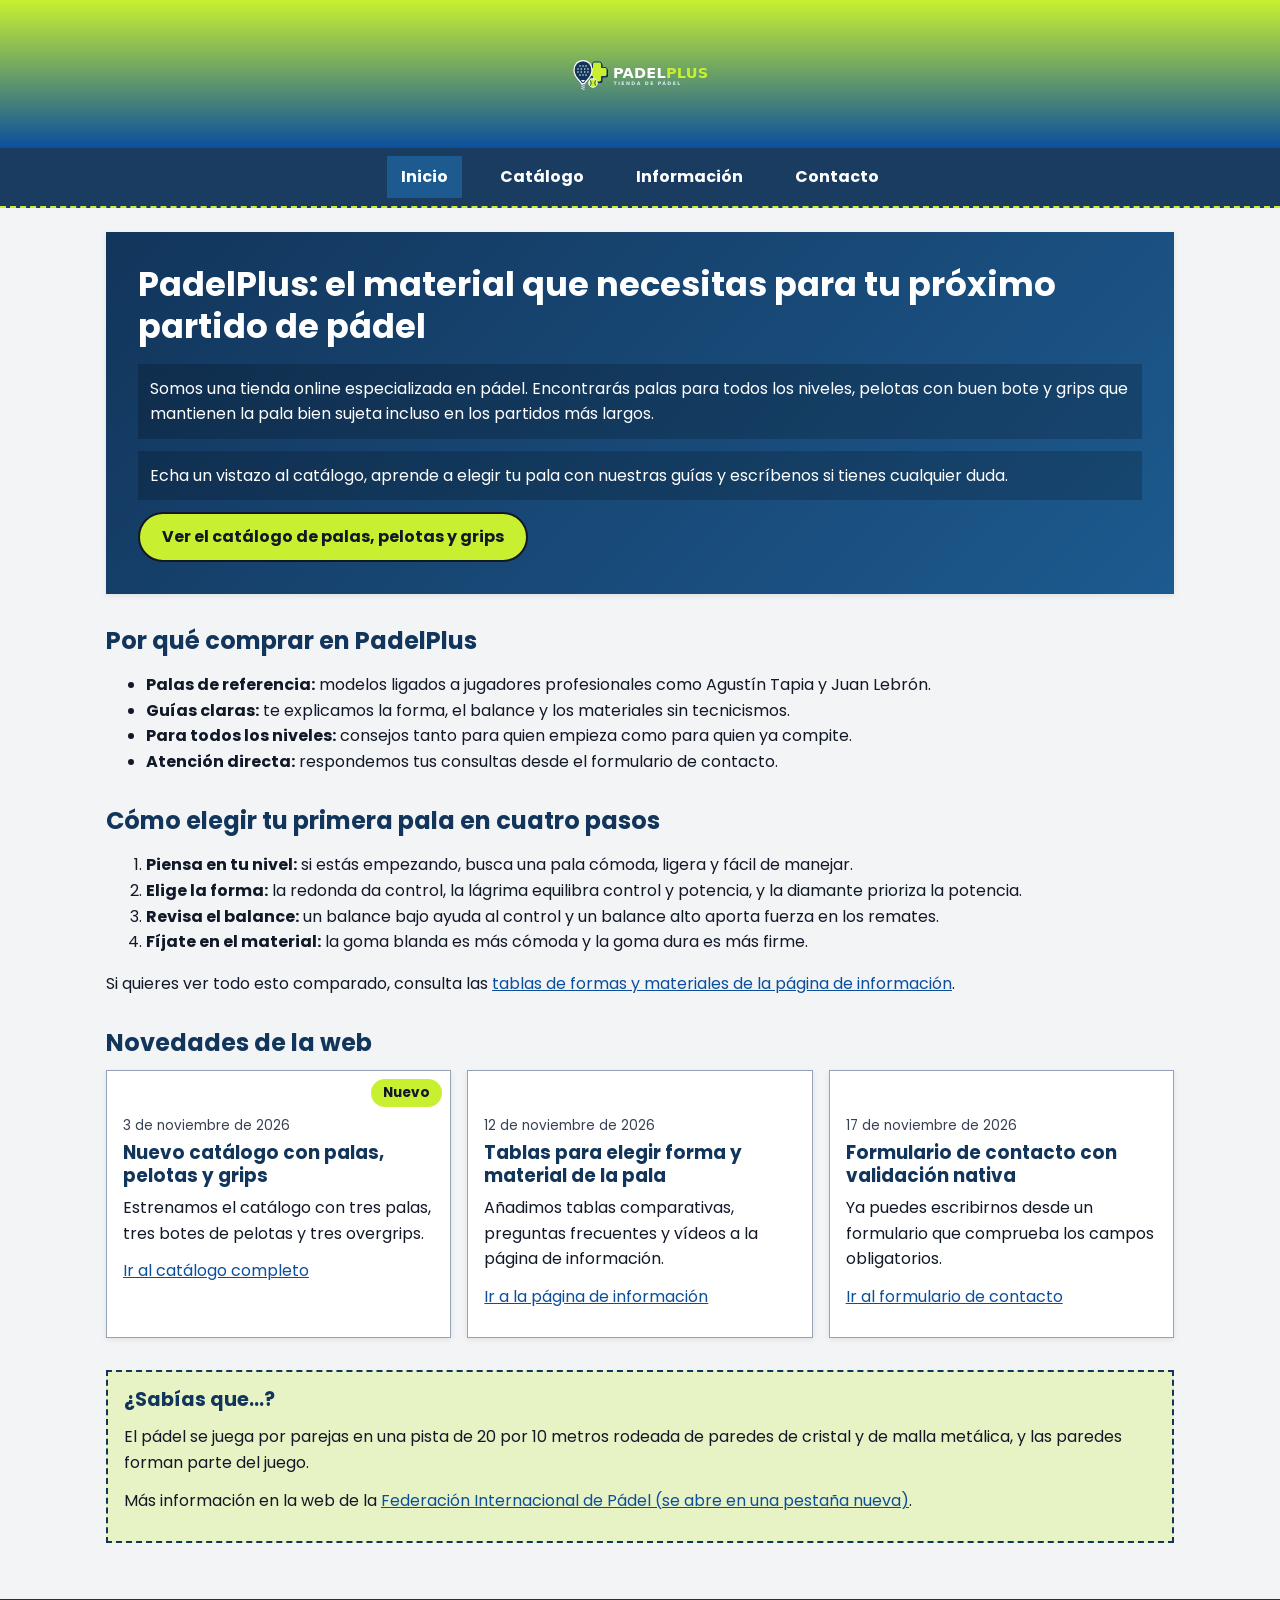
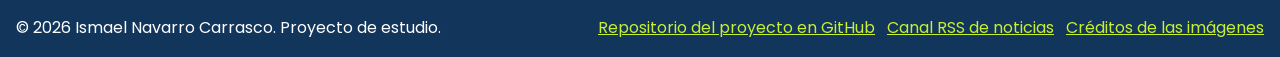
<file: index.html>
<!DOCTYPE html>
<html lang="es">
<head>
  <meta charset="utf-8">
  <meta name="viewport" content="width=device-width, initial-scale=1">
  <title>Inicio — PadelPlus</title>
  <link rel="icon" href="favicon.ico" sizes="any">
  <link rel="icon" type="image/png" sizes="32x32" href="imagenes/favicon-32.png">
  <meta name="description" content="PadelPlus es una tienda de material de pádel: palas, pelotas y grips, con guías sencillas para elegir tu primera pala.">
  <meta name="theme-color" content="#12355b">
  <link rel="alternate" type="application/rss+xml" title="Noticias RSS" href="noticias.xml">
  <link rel="preconnect" href="https://fonts.googleapis.com">
  <link rel="preconnect" href="https://fonts.gstatic.com" crossorigin>
  <link href="https://fonts.googleapis.com/css2?family=Poppins:wght@400;700&amp;display=swap" rel="stylesheet">
  <link rel="stylesheet" href="css/estilos.css">
</head>
<body>
  <header class="cabecera">
    <a href="index.html">
      <img class="logo" src="imagenes/PadelPlusLogo.svg" alt="Logotipo de PadelPlus con una pala, una pelota y el signo más" width="140" height="140">
    </a>
  </header>

  <nav class="barra">
    <ul class="menu">
      <li><a href="index.html" class="activo">Inicio</a></li>
      <li><a href="catalogo.html">Catálogo</a></li>
      <li><a href="info.html">Información</a></li>
      <li><a href="contacto.html">Contacto</a></li>
    </ul>
  </nav>

  <main>
    <section class="portada animado">
      <h1>PadelPlus: el material que necesitas para tu próximo partido de pádel</h1>
      <p>Somos una tienda online especializada en pádel. Encontrarás palas para todos los niveles, pelotas con buen bote y grips que mantienen la pala bien sujeta incluso en los partidos más largos.</p>
      <p>Echa un vistazo al catálogo, aprende a elegir tu pala con nuestras guías y escríbenos si tienes cualquier duda.</p>
      <a class="boton" href="catalogo.html">Ver el catálogo de palas, pelotas y grips</a>
    </section>

    <section>
      <h2>Por qué comprar en PadelPlus</h2>
      <ul>
        <li><strong>Palas de referencia:</strong> modelos ligados a jugadores profesionales como Agustín Tapia y Juan Lebrón.</li>
        <li><strong>Guías claras:</strong> te explicamos la forma, el balance y los materiales sin tecnicismos.</li>
        <li><strong>Para todos los niveles:</strong> consejos tanto para quien empieza como para quien ya compite.</li>
        <li><strong>Atención directa:</strong> respondemos tus consultas desde el formulario de contacto.</li>
      </ul>
    </section>

    <section>
      <h2>Cómo elegir tu primera pala en cuatro pasos</h2>
      <ol>
        <li><strong>Piensa en tu nivel:</strong> si estás empezando, busca una pala cómoda, ligera y fácil de manejar.</li>
        <li><strong>Elige la forma:</strong> la redonda da control, la lágrima equilibra control y potencia, y la diamante prioriza la potencia.</li>
        <li><strong>Revisa el balance:</strong> un balance bajo ayuda al control y un balance alto aporta fuerza en los remates.</li>
        <li><strong>Fíjate en el material:</strong> la goma blanda es más cómoda y la goma dura es más firme.</li>
      </ol>
      <p>Si quieres ver todo esto comparado, consulta las <a href="info.html">tablas de formas y materiales de la página de información</a>.</p>
    </section>

    <section>
      <h2>Novedades de la web</h2>
      <div class="rejilla">
        <article class="tarjeta noticia animado">
          <span class="etiqueta">Nuevo</span>
          <p class="fecha">3 de noviembre de 2026</p>
          <h3>Nuevo catálogo con palas, pelotas y grips</h3>
          <p>Estrenamos el catálogo con tres palas, tres botes de pelotas y tres overgrips.</p>
          <p><a href="catalogo.html">Ir al catálogo completo</a></p>
        </article>
        <article class="tarjeta noticia animado">
          <p class="fecha">12 de noviembre de 2026</p>
          <h3>Tablas para elegir forma y material de la pala</h3>
          <p>Añadimos tablas comparativas, preguntas frecuentes y vídeos a la página de información.</p>
          <p><a href="info.html">Ir a la página de información</a></p>
        </article>
        <article class="tarjeta noticia animado">
          <p class="fecha">17 de noviembre de 2026</p>
          <h3>Formulario de contacto con validación nativa</h3>
          <p>Ya puedes escribirnos desde un formulario que comprueba los campos obligatorios.</p>
          <p><a href="contacto.html">Ir al formulario de contacto</a></p>
        </article>
      </div>
    </section>

    <aside class="aviso">
      <h2>¿Sabías que…?</h2>
      <p>El pádel se juega por parejas en una pista de 20 por 10 metros rodeada de paredes de cristal y de malla metálica, y las paredes forman parte del juego.</p>
      <p>Más información en la web de la <a href="https://www.padelfip.com/" target="_blank" rel="noopener">Federación Internacional de Pádel (se abre en una pestaña nueva)</a>.</p>
    </aside>
  </main>

  <footer class="pie">
    <p>© 2026 Ismael Navarro Carrasco. Proyecto de estudio.</p>
    <ul class="enlaces-pie">
      <li><a href="https://github.com/Inavcar2910/ProyectoFinalTema2LdM" target="_blank" rel="noopener">Repositorio del proyecto en GitHub</a></li>
      <li><a href="noticias.xml">Canal RSS de noticias</a></li>
      <li><a href="catalogo.html#creditos">Créditos de las imágenes</a></li>
    </ul>
  </footer>
</body>
</html>
</file>
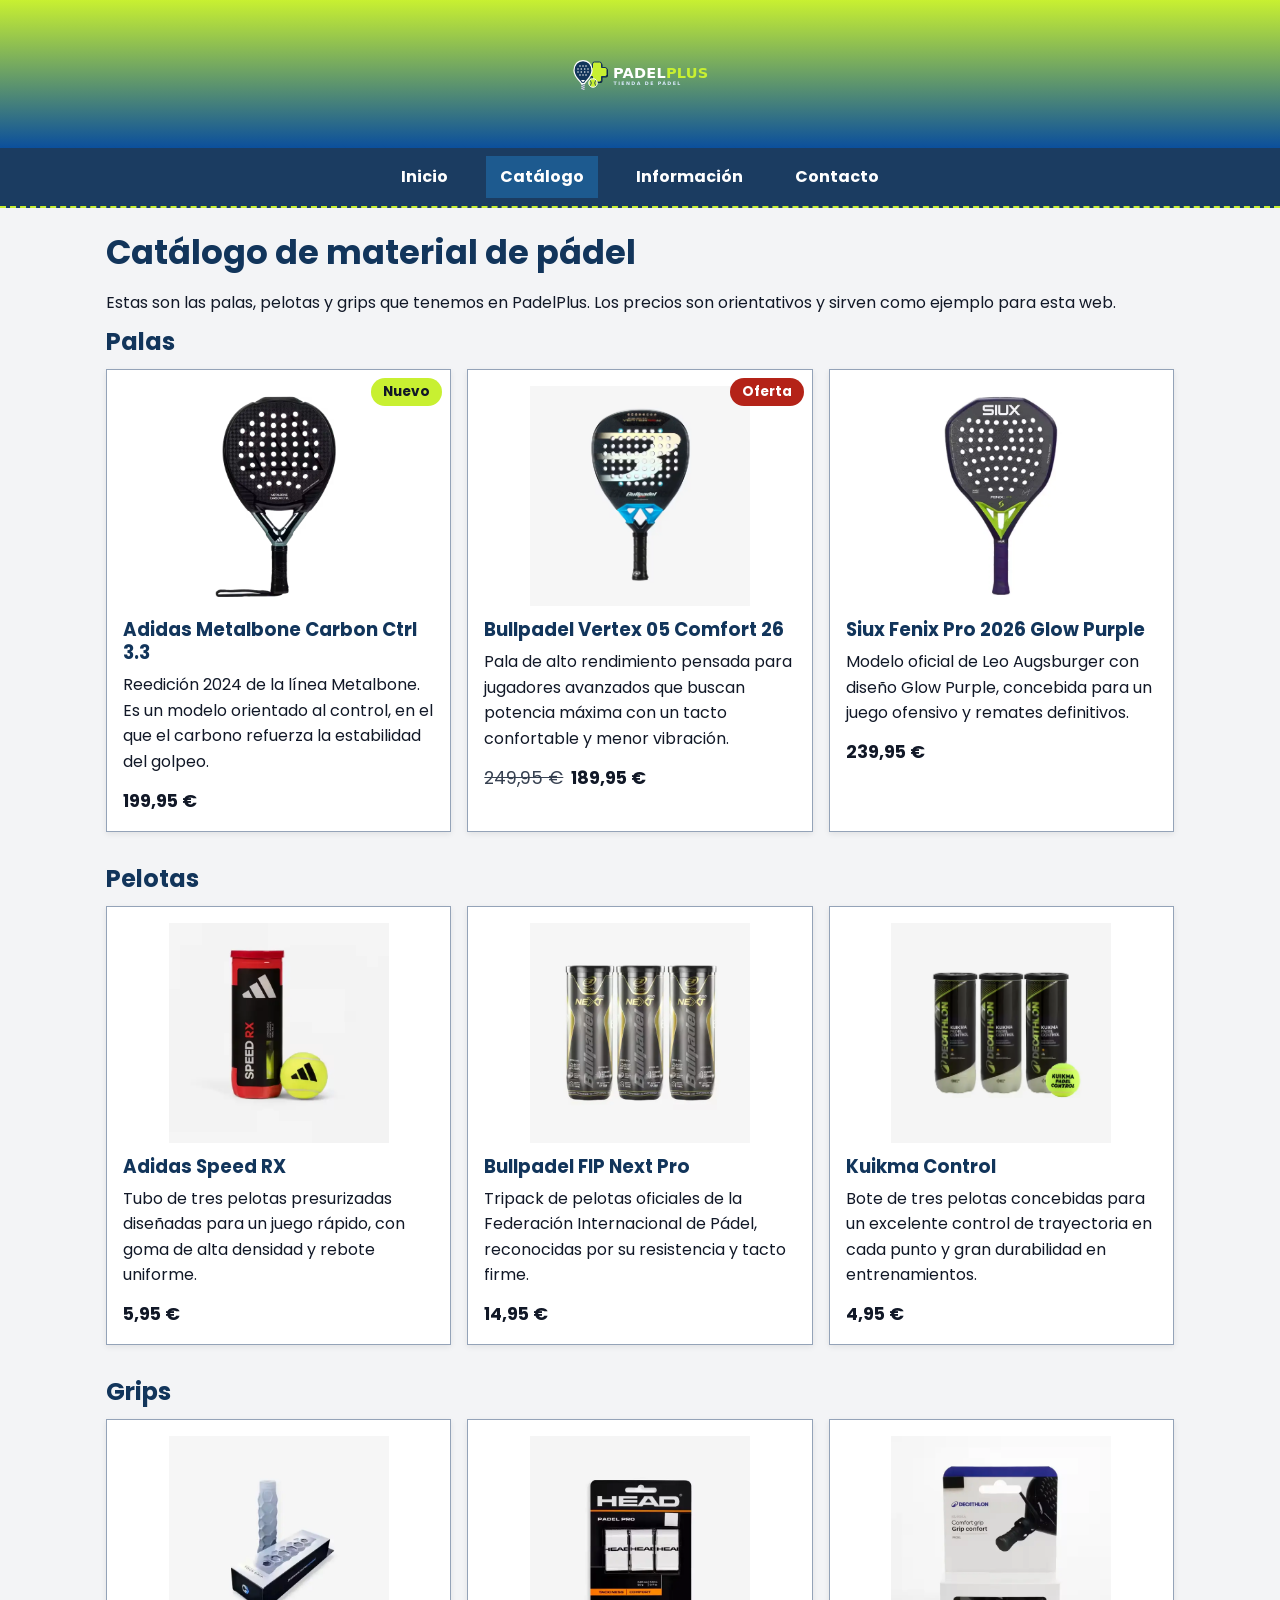
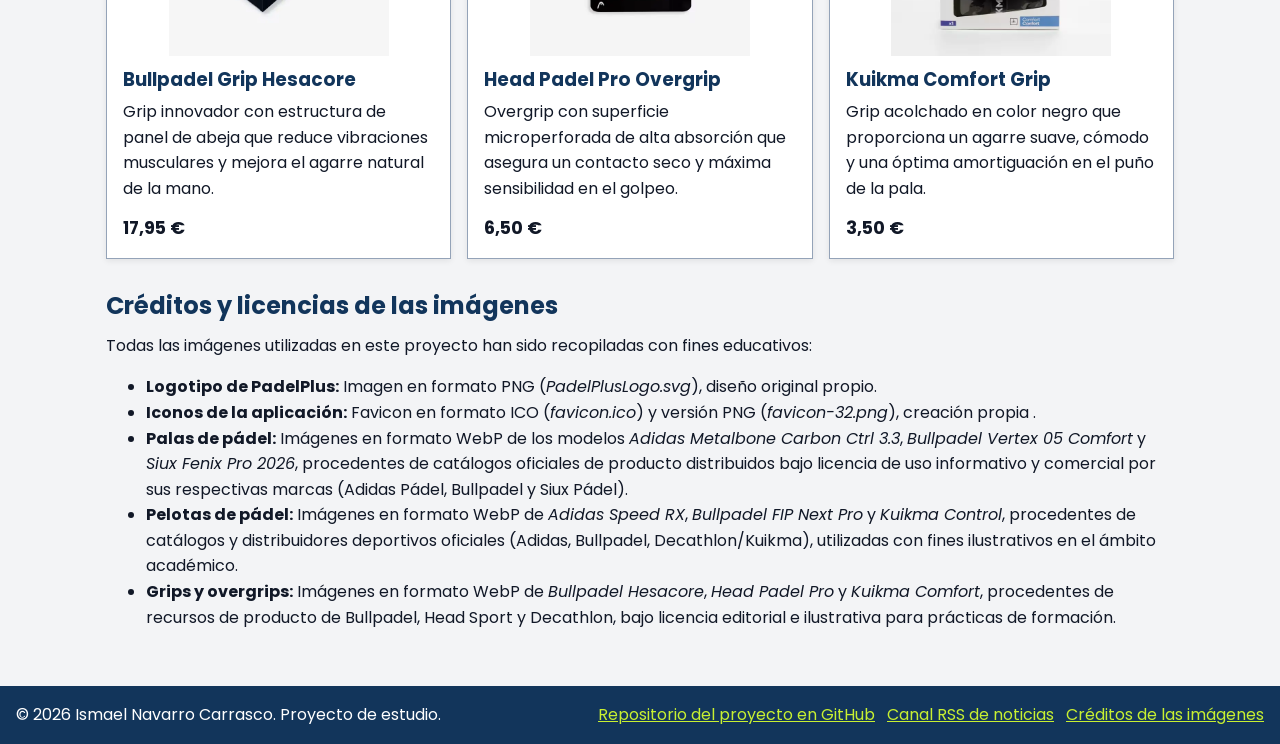
<file: catalogo.html>
<!DOCTYPE html>
<html lang="es">
<head>
  <meta charset="utf-8">
  <meta name="viewport" content="width=device-width, initial-scale=1">
  <title>Catálogo — PadelPlus</title>
  <link rel="icon" href="favicon.ico" sizes="any">
  <link rel="icon" type="image/png" sizes="32x32" href="imagenes/favicon-32.png">
  <meta name="description" content="Catálogo de PadelPlus con tres palas, tres botes de pelotas y tres overgrips de pádel, con descripciones y precios orientativos.">
  <meta name="theme-color" content="#12355b">
  <link rel="alternate" type="application/rss+xml" title="Noticias RSS" href="noticias.xml">
  <link rel="preconnect" href="https://fonts.googleapis.com">
  <link rel="preconnect" href="https://fonts.gstatic.com" crossorigin>
  <link href="https://fonts.googleapis.com/css2?family=Poppins:wght@400;700&amp;display=swap" rel="stylesheet">
  <link rel="stylesheet" href="css/estilos.css">
</head>
<body>
  <header class="cabecera">
    <a href="index.html">
      <img class="logo" src="imagenes/PadelPlusLogo.svg" alt="Logotipo de PadelPlus con una pala, una pelota y el signo más" width="140" height="140">
    </a>
  </header>

  <nav class="barra">
    <ul class="menu">
      <li><a href="index.html">Inicio</a></li>
      <li><a href="catalogo.html" class="activo">Catálogo</a></li>
      <li><a href="info.html">Información</a></li>
      <li><a href="contacto.html">Contacto</a></li>
    </ul>
  </nav>

  <main>
    <h1>Catálogo de material de pádel</h1>
    <p>Estas son las palas, pelotas y grips que tenemos en PadelPlus. Los precios son orientativos y sirven como ejemplo para esta web.</p>

    <section>
      <h2>Palas</h2>
      <div class="rejilla">
        <article class="tarjeta animado">
          <span class="etiqueta">Nuevo</span>
          <img src="imagenes/pala-adidas-metalbone.webp" alt="Pala de pádel Adidas Metalbone Carbon Ctrl 3.3, reedición de 2024" width="128" height="128">
          <h3>Adidas Metalbone Carbon Ctrl 3.3</h3>
          <p>Reedición 2024 de la línea Metalbone. Es un modelo orientado al control, en el que el carbono refuerza la estabilidad del golpeo.</p>
          <p class="precio"><strong>199,95 &euro;</strong></p>
        </article>
        <article class="tarjeta animado">
          <span class="etiqueta oferta">Oferta</span>
          <img src="imagenes/pala-bullpadel-vertex.webp" alt="Pala de pádel Bullpadel Vertex 05 Comfort 26 para adulto" width="201" height="201">
          <h3>Bullpadel Vertex 05 Comfort 26</h3>
          <p>Pala de alto rendimiento pensada para jugadores avanzados que buscan potencia máxima con un tacto confortable y menor vibración.</p>
          <p class="precio"><s>249,95 &euro;</s><strong>189,95 &euro;</strong></p>
        </article>
        <article class="tarjeta animado">
          <img src="imagenes/pala-siux-fenix.webp" alt="Pala de pádel Siux Fenix Pro 2026 Glow purple de Leo Augsburger" width="128" height="128">
          <h3>Siux Fenix Pro 2026 Glow Purple</h3>
          <p>Modelo oficial de Leo Augsburger con diseño Glow Purple, concebida para un juego ofensivo y remates definitivos.</p>
          <p class="precio"><strong>239,95 &euro;</strong></p>
        </article>
      </div>
    </section>

    <section>
      <h2>Pelotas</h2>
      <div class="rejilla">
        <article class="tarjeta animado">
          <img src="imagenes/pelotas-adidas-speed-rx.webp" alt="Tubo de 3 pelotas de pádel presurizadas Adidas Speed RX" width="128" height="128" loading="lazy">
          <h3>Adidas Speed RX</h3>
          <p>Tubo de tres pelotas presurizadas diseñadas para un juego rápido, con goma de alta densidad y rebote uniforme.</p>
          <p class="precio"><strong>5,95 &euro;</strong></p>
        </article>
        <article class="tarjeta animado">
          <img src="imagenes/pelotas-bullpadel-fip.webp" alt="Tripack de pelotas de pádel presurizadas Bullpadel FIP Next Pro" width="128" height="128" loading="lazy">
          <h3>Bullpadel FIP Next Pro</h3>
          <p>Tripack de pelotas oficiales de la Federación Internacional de Pádel, reconocidas por su resistencia y tacto firme.</p>
          <p class="precio"><strong>14,95 &euro;</strong></p>
        </article>
        <article class="tarjeta animado">
          <img src="imagenes/pelotas-kuikma-control.webp" alt="Pack de 3 pelotas de pádel presurizadas Kuikma Control" width="201" height="201" loading="lazy">
          <h3>Kuikma Control</h3>
          <p>Bote de tres pelotas concebidas para un excelente control de trayectoria en cada punto y gran durabilidad en entrenamientos.</p>
          <p class="precio"><strong>4,95 &euro;</strong></p>
        </article>
      </div>
    </section>

    <section>
      <h2>Grips</h2>
      <div class="rejilla">
        <article class="tarjeta animado">
          <img src="imagenes/grip-bullpadel-hesacore.webp" alt="Grip Hesacore de Bullpadel con diseño hexagonal" width="128" height="128" loading="lazy">
          <h3>Bullpadel Grip Hesacore</h3>
          <p>Grip innovador con estructura de panel de abeja que reduce vibraciones musculares y mejora el agarre natural de la mano.</p>
          <p class="precio"><strong>17,95 &euro;</strong></p>
        </article>
        <article class="tarjeta animado">
          <img src="imagenes/overgrip-head-pro.webp" alt="Paquete de overgrips Head Padel Pro" width="128" height="128" loading="lazy">
          <h3>Head Padel Pro Overgrip</h3>
          <p>Overgrip con superficie microperforada de alta absorción que asegura un contacto seco y máxima sensibilidad en el golpeo.</p>
          <p class="precio"><strong>6,50 &euro;</strong></p>
        </article>
        <article class="tarjeta animado">
          <img src="imagenes/grip-kuikma-comfort.webp" alt="Grip Kuikma Comfort negro de repuesto" width="128" height="128" loading="lazy">
          <h3>Kuikma Comfort Grip</h3>
          <p>Grip acolchado en color negro que proporciona un agarre suave, cómodo y una óptima amortiguación en el puño de la pala.</p>
          <p class="precio"><strong>3,50 &euro;</strong></p>
        </article>
      </div>
    </section>

    <section id="creditos">
      <h2>Créditos y licencias de las imágenes</h2>
      <p>Todas las imágenes utilizadas en este proyecto han sido recopiladas con fines educativos:</p>
      <ul>
        <li><strong>Logotipo de PadelPlus:</strong> Imagen en formato PNG (<em>PadelPlusLogo.svg</em>), diseño original propio.</li>
        <li><strong>Iconos de la aplicación:</strong> Favicon en formato ICO (<em>favicon.ico</em>) y versión PNG (<em>favicon-32.png</em>), creación propia .</li>
        <li><strong>Palas de pádel:</strong> Imágenes en formato WebP de los modelos <em>Adidas Metalbone Carbon Ctrl 3.3</em>, <em>Bullpadel Vertex 05 Comfort</em> y <em>Siux Fenix Pro 2026</em>, procedentes de catálogos oficiales de producto distribuidos bajo licencia de uso informativo y comercial por sus respectivas marcas (Adidas Pádel, Bullpadel y Siux Pádel).</li>
        <li><strong>Pelotas de pádel:</strong> Imágenes en formato WebP de <em>Adidas Speed RX</em>, <em>Bullpadel FIP Next Pro</em> y <em>Kuikma Control</em>, procedentes de catálogos y distribuidores deportivos oficiales (Adidas, Bullpadel, Decathlon/Kuikma), utilizadas con fines ilustrativos en el ámbito académico.</li>
        <li><strong>Grips y overgrips:</strong> Imágenes en formato WebP de <em>Bullpadel Hesacore</em>, <em>Head Padel Pro</em> y <em>Kuikma Comfort</em>, procedentes de recursos de producto de Bullpadel, Head Sport y Decathlon, bajo licencia editorial e ilustrativa para prácticas de formación.</li>
      </ul>
    </section>
  </main>

  <footer class="pie">
    <p>© 2026 Ismael Navarro Carrasco. Proyecto de estudio.</p>
    <ul class="enlaces-pie">
      <li><a href="https://github.com/Inavcar2910/ProyectoFinalTema2LdM" target="_blank" rel="noopener">Repositorio del proyecto en GitHub</a></li>
      <li><a href="noticias.xml">Canal RSS de noticias</a></li>
      <li><a href="catalogo.html#creditos">Créditos de las imágenes</a></li>
    </ul>
  </footer>
</body>
</html>
</file>
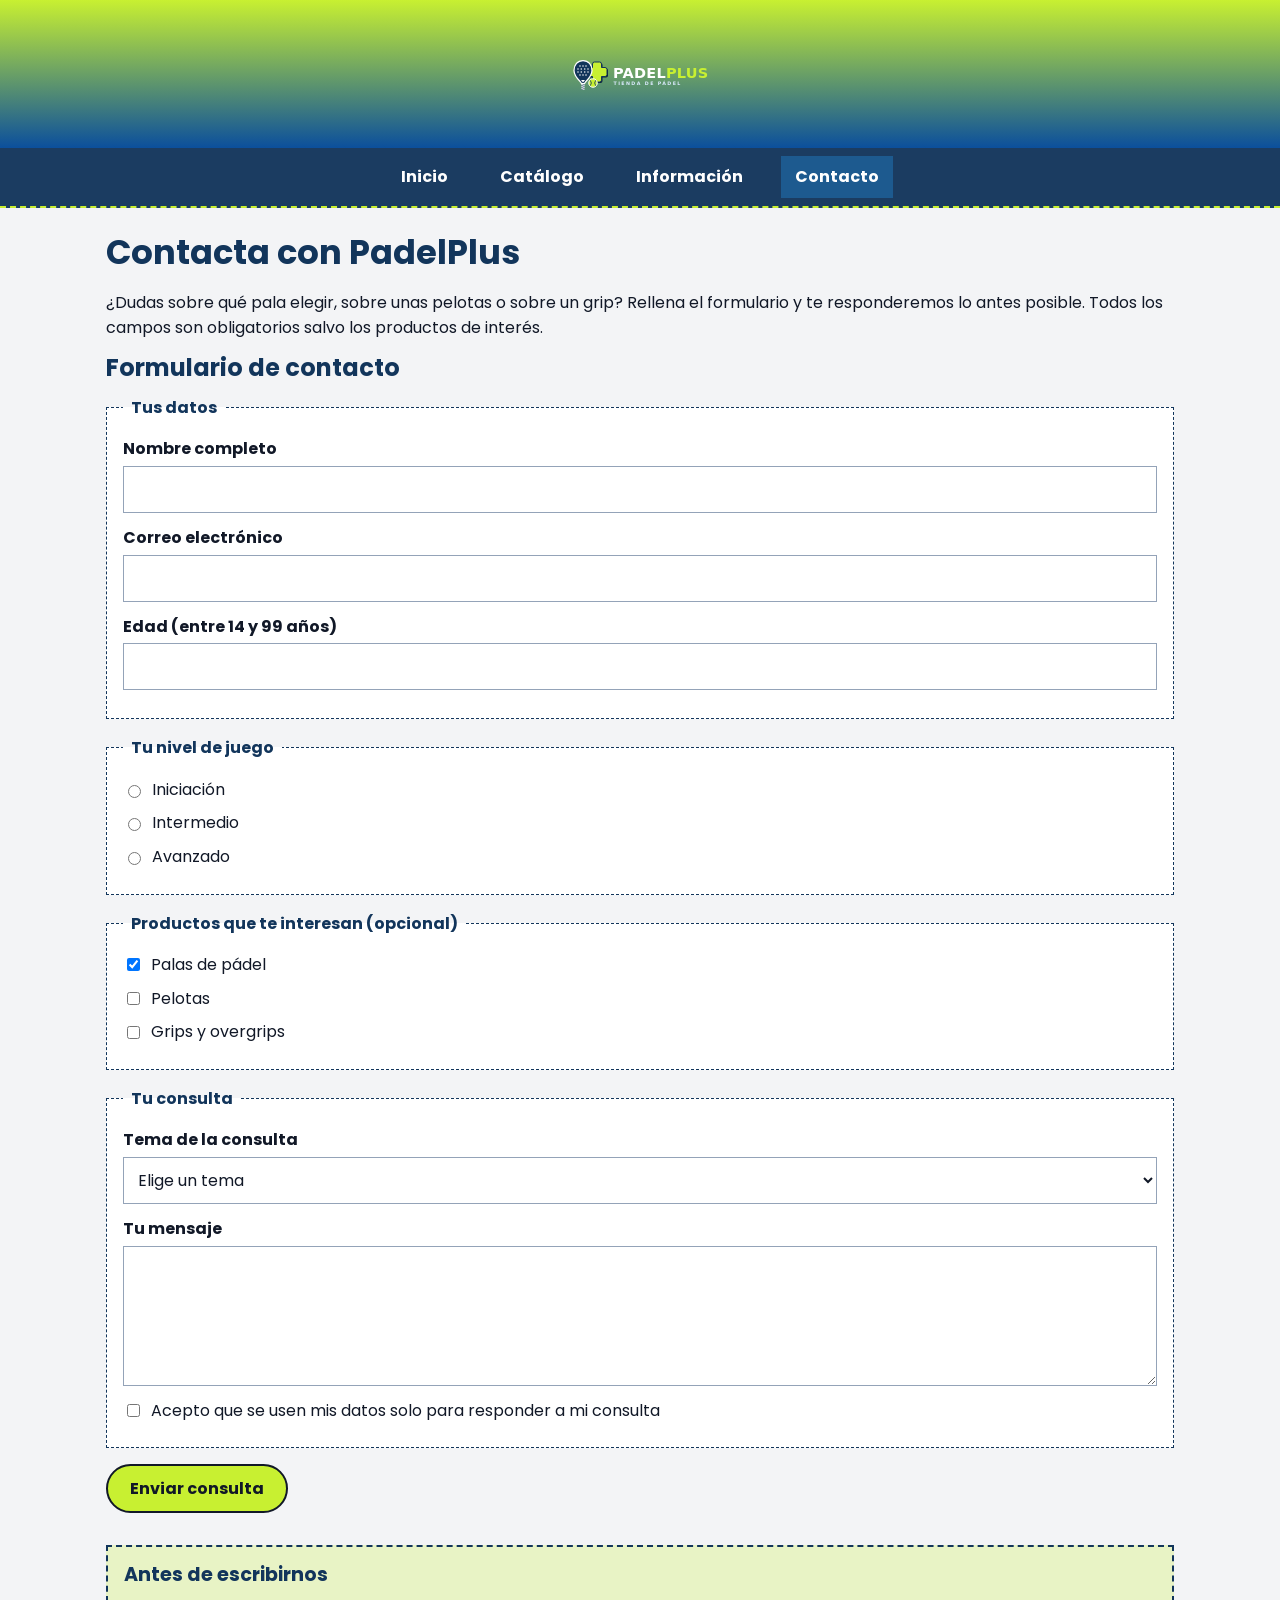
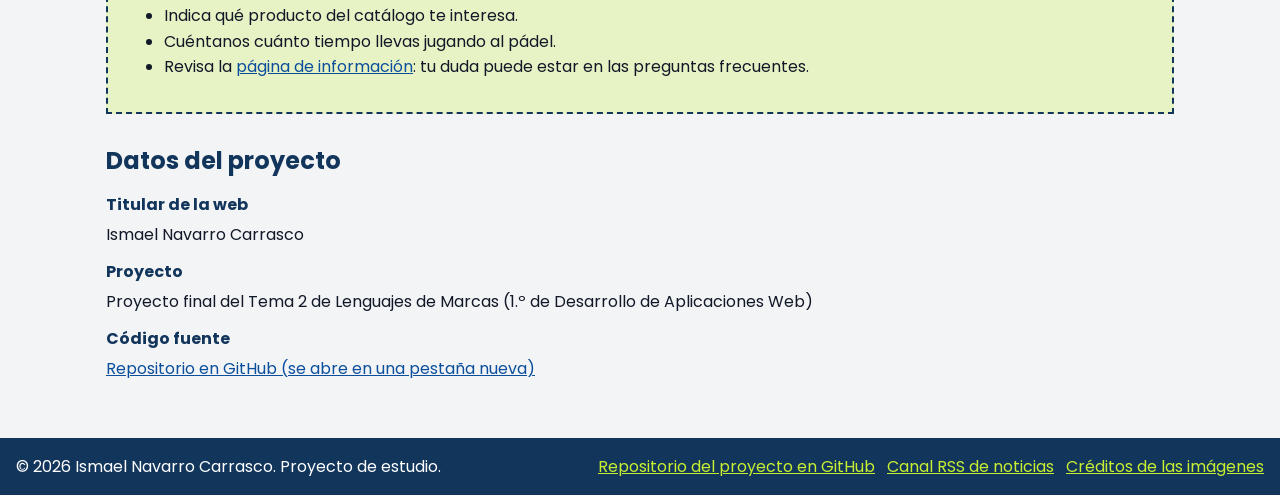
<file: contacto.html>
<!DOCTYPE html>
<html lang="es">
<head>
  <meta charset="utf-8">
  <meta name="viewport" content="width=device-width, initial-scale=1">
  <title>Contacto — PadelPlus</title>
  <link rel="icon" href="favicon.ico" sizes="any">
  <link rel="icon" type="image/png" sizes="32x32" href="imagenes/favicon-32.png">
  <meta name="description" content="Escribe a PadelPlus con tus dudas sobre palas, pelotas o grips: formulario de contacto con validación y datos del proyecto.">
  <meta name="theme-color" content="#12355b">
  <link rel="alternate" type="application/rss+xml" title="Noticias RSS" href="noticias.xml">
  <link rel="preconnect" href="https://fonts.googleapis.com">
  <link rel="preconnect" href="https://fonts.gstatic.com" crossorigin>
  <link href="https://fonts.googleapis.com/css2?family=Poppins:wght@400;700&amp;display=swap" rel="stylesheet">
  <link rel="stylesheet" href="css/estilos.css">
</head>
<body>
  <header class="cabecera">
    <a href="index.html">
      <img class="logo" src="imagenes/PadelPlusLogo.svg" alt="Logotipo de PadelPlus con una pala, una pelota y el signo más" width="140" height="140">
    </a>
  </header>

  <nav class="barra">
    <ul class="menu">
      <li><a href="index.html">Inicio</a></li>
      <li><a href="catalogo.html">Catálogo</a></li>
      <li><a href="info.html">Información</a></li>
      <li><a href="contacto.html" class="activo">Contacto</a></li>
    </ul>
  </nav>

  <main>
    <h1>Contacta con PadelPlus</h1>
    <p>¿Dudas sobre qué pala elegir, sobre unas pelotas o sobre un grip? Rellena el formulario y te responderemos lo antes posible. Todos los campos son obligatorios salvo los productos de interés.</p>

    <section>
      <h2>Formulario de contacto</h2>
      <form action="contacto.html" method="get">
        <fieldset>
          <legend>Tus datos</legend>
          <div class="campo">
            <label for="nombre">Nombre completo</label>
            <input class="entrada" type="text" id="nombre" name="nombre" required>
          </div>
          <div class="campo">
            <label for="correo">Correo electrónico</label>
            <input class="entrada" type="email" id="correo" name="correo" required>
          </div>
          <div class="campo">
            <label for="edad">Edad (entre 14 y 99 años)</label>
            <input class="entrada" type="number" id="edad" name="edad" min="14" max="99" required>
          </div>
        </fieldset>

        <fieldset>
          <legend>Tu nivel de juego</legend>
          <div class="opcion">
            <input type="radio" id="nivel-iniciacion" name="nivel" value="iniciacion" required>
            <label for="nivel-iniciacion">Iniciación</label>
          </div>
          <div class="opcion">
            <input type="radio" id="nivel-intermedio" name="nivel" value="intermedio">
            <label for="nivel-intermedio">Intermedio</label>
          </div>
          <div class="opcion">
            <input type="radio" id="nivel-avanzado" name="nivel" value="avanzado">
            <label for="nivel-avanzado">Avanzado</label>
          </div>
        </fieldset>

        <fieldset>
          <legend>Productos que te interesan (opcional)</legend>
          <div class="opcion">
            <input type="checkbox" id="int-palas" name="interes" value="palas" checked>
            <label for="int-palas">Palas de pádel</label>
          </div>
          <div class="opcion">
            <input type="checkbox" id="int-pelotas" name="interes" value="pelotas">
            <label for="int-pelotas">Pelotas</label>
          </div>
          <div class="opcion">
            <input type="checkbox" id="int-grips" name="interes" value="grips">
            <label for="int-grips">Grips y overgrips</label>
          </div>
        </fieldset>

        <fieldset>
          <legend>Tu consulta</legend>
          <div class="campo">
            <label for="tema">Tema de la consulta</label>
            <select class="entrada" id="tema" name="tema" required>
              <option value="">Elige un tema</option>
              <option value="palas">Palas</option>
              <option value="pelotas">Pelotas</option>
              <option value="grips">Grips</option>
              <option value="otro">Otro tema</option>
            </select>
          </div>

          <div class="campo">
            <label for="mensaje">Tu mensaje</label>
            <textarea class="entrada" id="mensaje" name="mensaje" rows="4" required></textarea>
          </div>

          <div class="opcion">
            <input type="checkbox" id="privacidad" name="privacidad" value="acepto" required>
            <label for="privacidad">Acepto que se usen mis datos solo para responder a mi consulta</label>
          </div>
        </fieldset>

        <button class="boton" type="submit">Enviar consulta</button>
      </form>
    </section>

    <aside class="aviso">
      <h2>Antes de escribirnos</h2>
      <ul>
        <li>Indica qué producto del catálogo te interesa.</li>
        <li>Cuéntanos cuánto tiempo llevas jugando al pádel.</li>
        <li>Revisa la <a href="info.html">página de información</a>: tu duda puede estar en las preguntas frecuentes.</li>
      </ul>
    </aside>

    <section>
      <h2>Datos del proyecto</h2>
      <dl>
        <dt>Titular de la web</dt>
        <dd>Ismael Navarro Carrasco</dd>
        <dt>Proyecto</dt>
        <dd>Proyecto final del Tema 2 de Lenguajes de Marcas (1.º de Desarrollo de Aplicaciones Web)</dd>
        <dt>Código fuente</dt>
        <dd><a href="https://github.com/Inavcar2910/ProyectoFinalTema2LdM" target="_blank" rel="noopener">Repositorio en GitHub (se abre en una pestaña nueva)</a></dd>
      </dl>
    </section>
  </main>

  <footer class="pie">
    <p>© 2026 Ismael Navarro Carrasco. Proyecto de estudio.</p>
    <ul class="enlaces-pie">
      <li><a href="https://github.com/Inavcar2910/ProyectoFinalTema2LdM" target="_blank" rel="noopener">Repositorio del proyecto en GitHub</a></li>
      <li><a href="noticias.xml">Canal RSS de noticias</a></li>
      <li><a href="catalogo.html#creditos">Créditos de las imágenes</a></li>
    </ul>
  </footer>
</body>
</html>
</file>
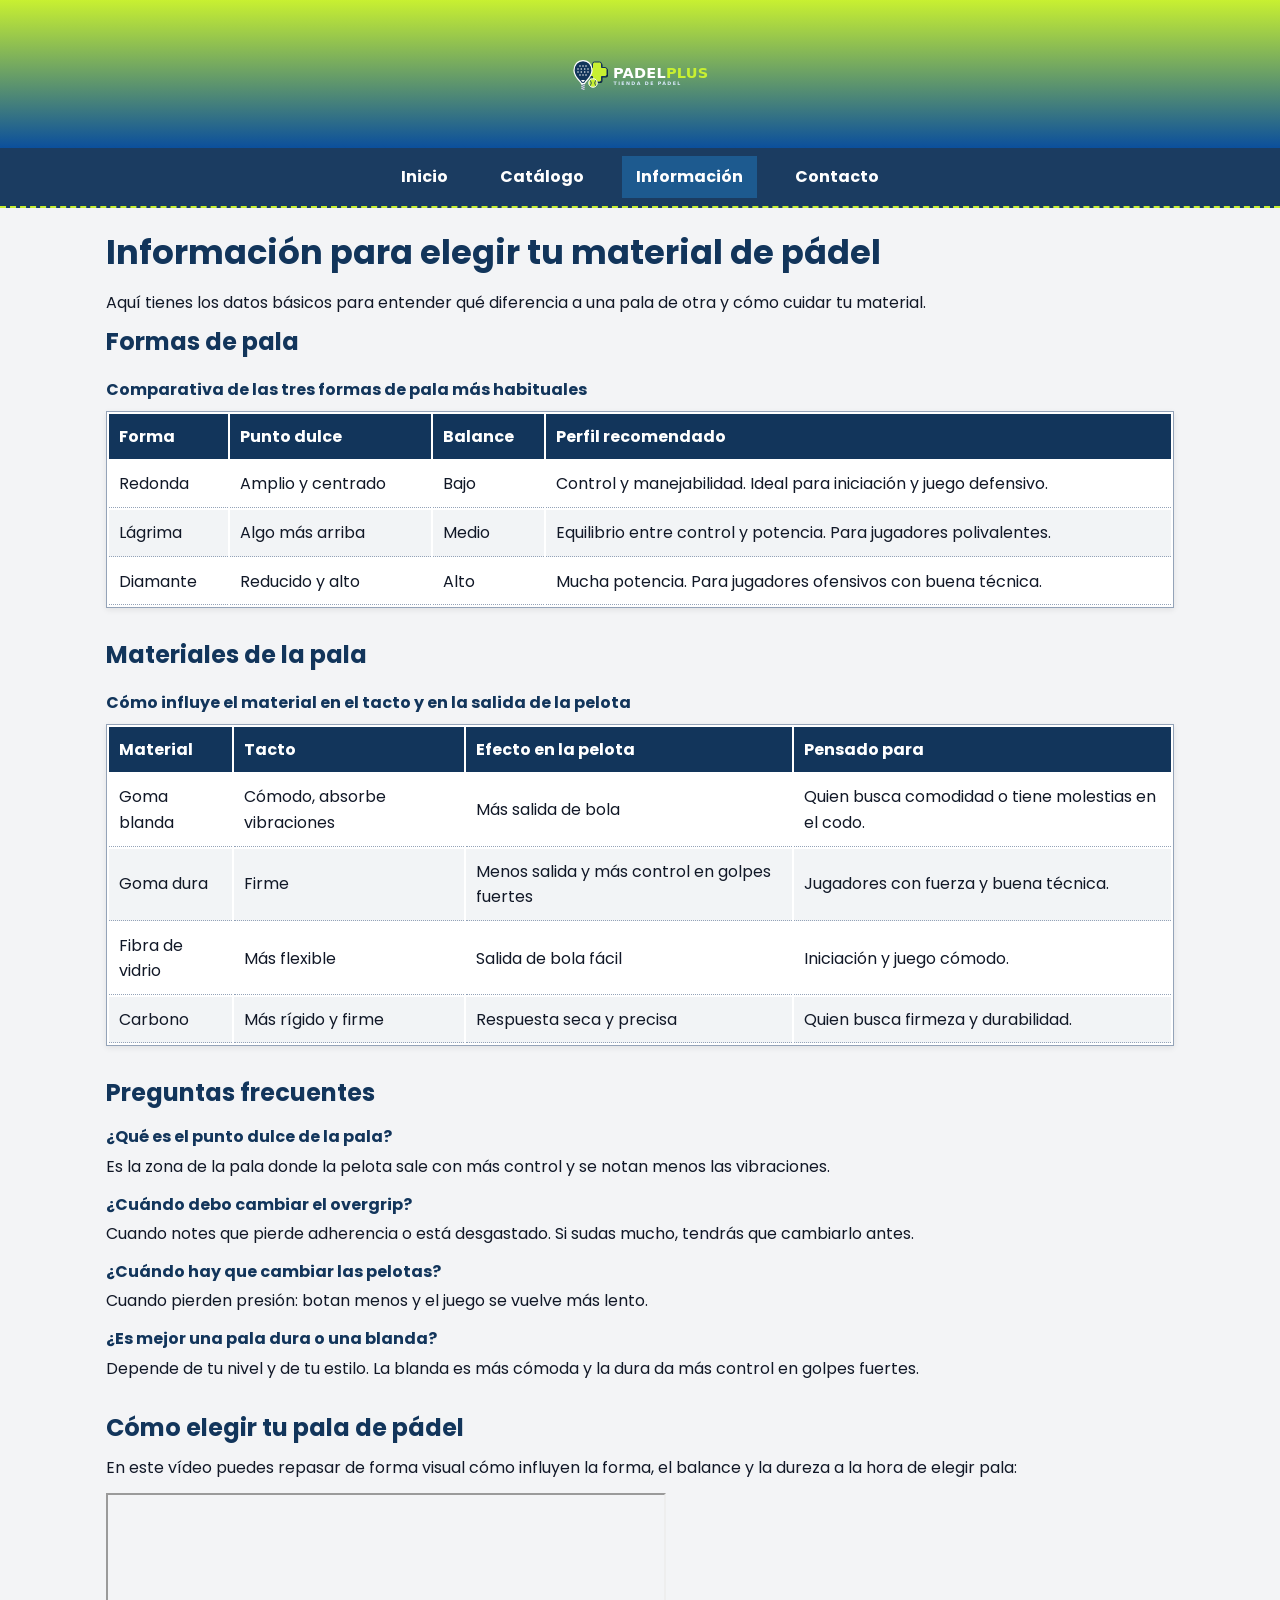
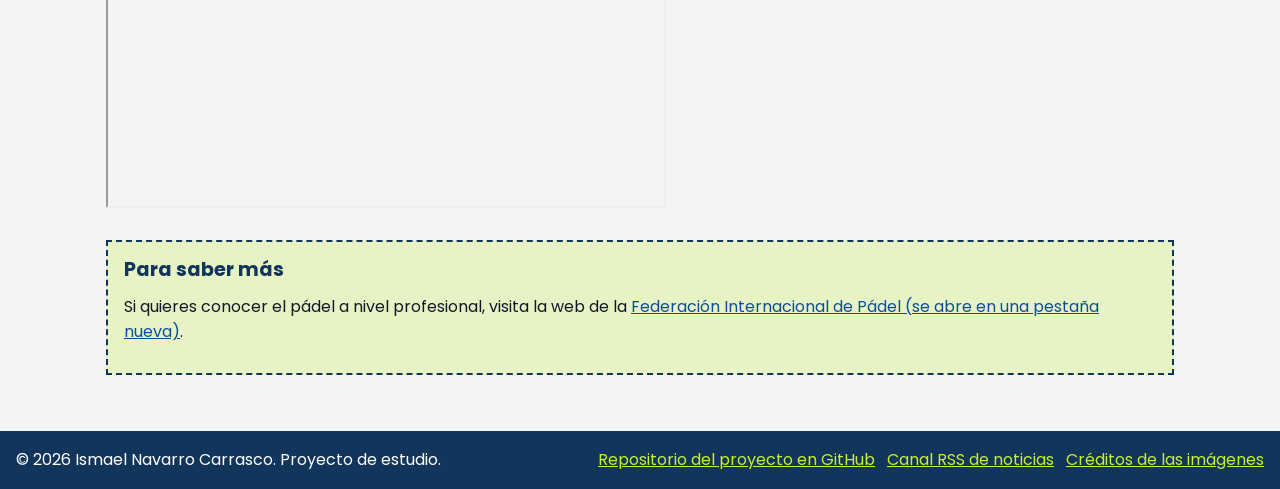
<file: info.html>
<!DOCTYPE html>
<html lang="es">
<head>
  <meta charset="utf-8">
  <meta name="viewport" content="width=device-width, initial-scale=1">
  <title>Información — PadelPlus</title>
  <link rel="icon" href="favicon.ico" sizes="any">
  <link rel="icon" type="image/png" sizes="32x32" href="imagenes/favicon-32.png">
  <meta name="description" content="Tablas comparativas de formas de pala y materiales, preguntas frecuentes y vídeo explicativo para aprender a elegir tu material de pádel.">
  <meta name="theme-color" content="#12355b">
  <link rel="alternate" type="application/rss+xml" title="Noticias RSS" href="noticias.xml">
  <link rel="preconnect" href="https://fonts.googleapis.com">
  <link rel="preconnect" href="https://fonts.gstatic.com" crossorigin>
  <link href="https://fonts.googleapis.com/css2?family=Poppins:wght@400;700&amp;display=swap" rel="stylesheet">
  <link rel="stylesheet" href="css/estilos.css">
</head>
<body>
  <header class="cabecera">
    <a href="index.html">
      <img class="logo" src="imagenes/PadelPlusLogo.svg" alt="Logotipo de PadelPlus con una pala, una pelota y el signo más" width="140" height="140">
    </a>
  </header>

  <nav class="barra">
    <ul class="menu">
      <li><a href="index.html">Inicio</a></li>
      <li><a href="catalogo.html">Catálogo</a></li>
      <li><a href="info.html" class="activo">Información</a></li>
      <li><a href="contacto.html">Contacto</a></li>
    </ul>
  </nav>

  <main>
    <h1>Información para elegir tu material de pádel</h1>
    <p>Aquí tienes los datos básicos para entender qué diferencia a una pala de otra y cómo cuidar tu material.</p>

    <section>
      <h2>Formas de pala</h2>
      <table>
        <caption>Comparativa de las tres formas de pala más habituales</caption>
        <thead>
          <tr>
            <th>Forma</th>
            <th>Punto dulce</th>
            <th>Balance</th>
            <th>Perfil recomendado</th>
          </tr>
        </thead>
        <tbody>
          <tr>
            <td>Redonda</td>
            <td>Amplio y centrado</td>
            <td>Bajo</td>
            <td>Control y manejabilidad. Ideal para iniciación y juego defensivo.</td>
          </tr>
          <tr>
            <td>Lágrima</td>
            <td>Algo más arriba</td>
            <td>Medio</td>
            <td>Equilibrio entre control y potencia. Para jugadores polivalentes.</td>
          </tr>
          <tr>
            <td>Diamante</td>
            <td>Reducido y alto</td>
            <td>Alto</td>
            <td>Mucha potencia. Para jugadores ofensivos con buena técnica.</td>
          </tr>
        </tbody>
      </table>
    </section>

    <section>
      <h2>Materiales de la pala</h2>
      <table>
        <caption>Cómo influye el material en el tacto y en la salida de la pelota</caption>
        <thead>
          <tr>
            <th>Material</th>
            <th>Tacto</th>
            <th>Efecto en la pelota</th>
            <th>Pensado para</th>
          </tr>
        </thead>
        <tbody>
          <tr>
            <td>Goma blanda</td>
            <td>Cómodo, absorbe vibraciones</td>
            <td>Más salida de bola</td>
            <td>Quien busca comodidad o tiene molestias en el codo.</td>
          </tr>
          <tr>
            <td>Goma dura</td>
            <td>Firme</td>
            <td>Menos salida y más control en golpes fuertes</td>
            <td>Jugadores con fuerza y buena técnica.</td>
          </tr>
          <tr>
            <td>Fibra de vidrio</td>
            <td>Más flexible</td>
            <td>Salida de bola fácil</td>
            <td>Iniciación y juego cómodo.</td>
          </tr>
          <tr>
            <td>Carbono</td>
            <td>Más rígido y firme</td>
            <td>Respuesta seca y precisa</td>
            <td>Quien busca firmeza y durabilidad.</td>
          </tr>
        </tbody>
      </table>
    </section>

    <section>
      <h2>Preguntas frecuentes</h2>
      <dl>
        <dt>¿Qué es el punto dulce de la pala?</dt>
        <dd>Es la zona de la pala donde la pelota sale con más control y se notan menos las vibraciones.</dd>
        <dt>¿Cuándo debo cambiar el overgrip?</dt>
        <dd>Cuando notes que pierde adherencia o está desgastado. Si sudas mucho, tendrás que cambiarlo antes.</dd>
        <dt>¿Cuándo hay que cambiar las pelotas?</dt>
        <dd>Cuando pierden presión: botan menos y el juego se vuelve más lento.</dd>
        <dt>¿Es mejor una pala dura o una blanda?</dt>
        <dd>Depende de tu nivel y de tu estilo. La blanda es más cómoda y la dura da más control en golpes fuertes.</dd>
      </dl>
    </section>

    <section>
      <h2>Cómo elegir tu pala de pádel</h2>
      <p>En este vídeo puedes repasar de forma visual cómo influyen la forma, el balance y la dureza a la hora de elegir pala:</p>
      <iframe
        src="https://www.youtube.com/embed/yphltkQK614"
        title="Vídeo de YouTube con consejos prácticos para elegir una pala de pádel según el nivel de juego"
        width="560" height="315"
        loading="lazy"
        allowfullscreen>
      </iframe>
    </section>

    <aside class="aviso">
      <h2>Para saber más</h2>
      <p>Si quieres conocer el pádel a nivel profesional, visita la web de la <a href="https://www.padelfip.com/" target="_blank" rel="noopener">Federación Internacional de Pádel (se abre en una pestaña nueva)</a>.</p>
    </aside>
  </main>

  <footer class="pie">
    <p>© 2026 Ismael Navarro Carrasco. Proyecto de estudio.</p>
    <ul class="enlaces-pie">
      <li><a href="https://github.com/Inavcar2910/ProyectoFinalTema2LdM" target="_blank" rel="noopener">Repositorio del proyecto en GitHub</a></li>
      <li><a href="noticias.xml">Canal RSS de noticias</a></li>
      <li><a href="catalogo.html#creditos">Créditos de las imágenes</a></li>
    </ul>
  </footer>
</body>
</html>
</file>
<file: css/estilos.css>
* {
  box-sizing: border-box;
}

body {
  margin: 0;
}

img {
  max-width: 100%;
  height: auto;
}

iframe {
  display: block;
  max-width: 100%;
}

:root {
  --color-principal: #12355b;
  --color-principal-claro: #1d5a8f;
  --color-acento: #c8f031;
  --color-fondo: #f3f4f6;
  --color-texto: #111827;
  --color-texto-suave: #374151;
  --color-tarjeta: #ffffff;
  --color-borde: #94a3b8;
  --color-enlace: #0b4f9c;
  --color-foco: #c2410c;
  --color-oferta: #b42318;
  --radio: 999px;
  --sombra: 0 2px 6px rgba(0, 0, 0, 0.08);
  --fuente: "Poppins", system-ui, Arial, sans-serif;
}

body {
  font-family: var(--fuente);
  font-size: 1rem;
  line-height: 1.6;
  color: var(--color-texto);
  background-color: var(--color-fondo);
}

h1,
h2,
h3 {
  color: var(--color-principal);
  line-height: 1.25;
}

h1 {
  font-size: 1.7rem;
  margin: 0 0 16px;
}

h2 {
  font-size: 1.4rem;
  margin: 0 0 12px;
}

h3 {
  font-size: 1.15rem;
  margin: 0 0 8px;
}

p {
  margin: 0 0 12px;
}

a {
  color: var(--color-enlace);
}

a:hover {
  text-decoration: none;
}

main a:hover {
  background-color: rgba(200, 240, 49, 0.45);
}

a:focus,
button:focus,
input:focus,
select:focus,
textarea:focus {
  outline: 3px solid var(--color-foco);
  outline-offset: 2px;
}

.cabecera {
  display: flex;
  justify-content: center;
  padding: 4px 16px;
  background-color: #0b4f9c;
  background-image: linear-gradient(0deg, #0b4f9c, #c8f031);
}

.logo {
  display: block;
  width: 140px;
  height: 140px;
  object-fit: contain;
}

.barra {
  position: sticky;
  top: 0;
  z-index: 10;
  padding: 8px 16px;
  background-color: rgba(18, 53, 91, 0.96);
  border-bottom: 2px dashed var(--color-acento);
}

.menu {
  display: flex;
  flex-wrap: wrap;
  justify-content: space-evenly;
  gap: 8px;
  margin: 0;
  padding: 0;
}

.menu li,
.enlaces-pie li {
  display: block;
}

.menu a {
  display: block;
  padding: 6px 10px;
  font-size: 0.9rem;
  color: #ffffff;
  font-weight: 700;
  text-decoration: none;
  transition:
    background-color 0.25s ease,
    color 0.25s ease;
}

.menu a:hover {
  background-color: var(--color-acento);
  color: var(--color-texto);
}

.menu a:focus {
  outline: 3px solid var(--color-acento);
  outline-offset: 2px;
}

.menu .activo {
  background-color: var(--color-principal-claro);
}

.menu .activo:hover {
  background-color: var(--color-acento);
}

main {
  max-width: 1100px;
  margin: 0 auto;
  padding: 24px 16px;
}

main section {
  margin-bottom: 32px;
}

.portada {
  padding: 16px;
  color: #ffffff;
  background-color: var(--color-principal);
  background-image: linear-gradient(
    135deg,
    var(--color-principal),
    var(--color-principal-claro)
  );
  box-shadow: var(--sombra);
}

.portada h1 {
  color: #ffffff;
}

.portada p {
  padding: 12px;
  background-color: rgba(0, 0, 0, 0.2);
}

.portada a:focus {
  outline: 3px solid #ffffff;
  outline-offset: 2px;
}

.boton {
  display: inline-block;
  padding: 10px 22px;
  font-family: var(--fuente);
  font-size: 1rem;
  font-weight: 700;
  color: var(--color-texto);
  text-decoration: none;
  background-color: var(--color-acento);
  border: 2px solid var(--color-texto);
  border-radius: var(--radio);
  transition:
    background-color 0.25s ease,
    transform 0.25s ease;
}

.boton:hover {
  background-color: #ffffff;
  transform: translateY(-2px);
}

.rejilla {
  display: grid;
  grid-template-columns: minmax(0, 1fr);
  gap: 16px;
}

.tarjeta {
  position: relative;
  padding: 16px;
  background-color: var(--color-tarjeta);
  border: 1px solid var(--color-borde);
  box-shadow: var(--sombra);
  transition:
    background-color 0.25s ease,
    box-shadow 0.25s ease;
}

.tarjeta:hover {
  background-color: #f8fafc;
  box-shadow: 0 4px 12px rgba(0, 0, 0, 0.14);
}

.tarjeta img {
  display: block;
  width: 100%;
  height: 220px;
  object-fit: contain;
  margin: 0 auto 12px;
}

.noticia {
  padding-top: 44px;
}

.etiqueta {
  position: absolute;
  top: 8px;
  right: 8px;
  z-index: 2;
  padding: 3px 12px;
  font-size: 0.85rem;
  font-weight: 700;
  color: var(--color-texto);
  background-color: var(--color-acento);
  border-radius: var(--radio);
  animation: pulso 2s ease-in-out infinite;
}

.oferta {
  color: #ffffff;
  background-color: var(--color-oferta);
}

.fecha {
  margin: 0 0 4px;
  font-size: 0.85rem;
  color: var(--color-texto-suave);
}

.precio {
  margin: 0;
  font-size: 1.1rem;
}

.precio s {
  margin-right: 8px;
  color: var(--color-texto-suave);
}

.aviso {
  padding: 16px;
  margin-bottom: 32px;
  background-color: rgba(200, 240, 49, 0.25);
  border: 2px dashed var(--color-principal);
}

.aviso h2 {
  font-size: 1.2rem;
}

dt {
  margin-top: 12px;
  font-weight: 700;
  color: var(--color-principal);
}

dd {
  margin: 4px 0 0;
}

table {
  width: 100%;
  margin-bottom: 8px;
  font-size: 0.85rem;
  background-color: var(--color-tarjeta);
  border: 1px solid var(--color-borde);
  box-shadow: var(--sombra);
}

caption {
  padding: 8px 0;
  font-weight: 700;
  text-align: left;
  color: var(--color-principal);
}

th,
td {
  padding: 6px;
  text-align: left;
}

th {
  color: #ffffff;
  background-color: var(--color-principal);
}

td {
  border-bottom: 1px dotted var(--color-borde);
}

tbody tr:nth-child(2n) {
  background-color: rgba(18, 53, 91, 0.05);
}

tbody tr:hover {
  background-color: rgba(200, 240, 49, 0.35);
}

fieldset {
  margin: 0 0 16px;
  padding: 16px;
  background-color: var(--color-tarjeta);
  border: 1px dashed var(--color-principal);
}

legend {
  padding: 0 8px;
  font-weight: 700;
  color: var(--color-principal);
}

.campo {
  margin-bottom: 12px;
}

label {
  display: block;
  margin-bottom: 4px;
  font-weight: 700;
}

.entrada {
  display: block;
  width: 100%;
  padding: 10px;
  font-family: var(--fuente);
  font-size: 1rem;
  color: var(--color-texto);
  background-color: #ffffff;
  border: 1px solid var(--color-borde);
}

.entrada:hover {
  border: 1px solid var(--color-principal);
}

textarea {
  height: 140px;
}

.opcion {
  display: flex;
  align-items: center;
  gap: 8px;
  margin-bottom: 8px;
}

.opcion label {
  margin-bottom: 0;
  font-weight: 400;
}

.pie {
  display: flex;
  flex-wrap: wrap;
  align-items: center;
  justify-content: space-between;
  gap: 12px;
  padding: 16px;
  color: #ffffff;
  background-color: var(--color-principal);
}

.pie p {
  margin: 0;
}

.enlaces-pie {
  display: flex;
  flex-wrap: wrap;
  gap: 12px;
  margin: 0;
  padding: 0;
}

.pie a {
  color: var(--color-acento);
}

.pie a:hover {
  background-color: var(--color-acento);
  color: var(--color-texto);
}

.pie a:focus {
  outline: 3px solid var(--color-acento);
  outline-offset: 2px;
}

@keyframes subir {
  from {
    opacity: 0;
    transform: translateY(16px);
  }

  to {
    opacity: 1;
    transform: translateY(0);
  }
}

@keyframes pulso {
  0% {
    transform: scale(1);
  }

  50% {
    transform: scale(1.1);
  }

  100% {
    transform: scale(1);
  }
}

.animado {
  animation: subir 0.6s ease-out both;
}

.rejilla .animado:nth-child(2) {
  animation-delay: 0.15s;
}

.rejilla .animado:nth-child(3) {
  animation-delay: 0.3s;
}

@media (min-width: 500px) {
  .menu a {
    padding: 8px 14px;
    font-size: 1rem;
  }

  .portada {
    padding: 24px;
  }
}

@media (min-width: 700px) {
  h1 {
    font-size: 2.1rem;
  }

  h2 {
    font-size: 1.5rem;
  }

  .rejilla {
    grid-template-columns: repeat(2, minmax(0, 1fr));
  }

  table {
    font-size: 1rem;
  }

  th,
  td {
    padding: 10px;
  }

  .portada {
    padding: 32px;
  }
}

@media (min-width: 1000px) {
  .rejilla {
    grid-template-columns: repeat(3, minmax(0, 1fr));
  }

  .menu {
    justify-content: center;
    gap: 24px;
  }
}

@media (prefers-reduced-motion: reduce) {
  .animado,
  .etiqueta {
    animation: none;
  }

  .boton,
  .tarjeta,
  .menu a {
    transition: none;
  }
}
</file>
